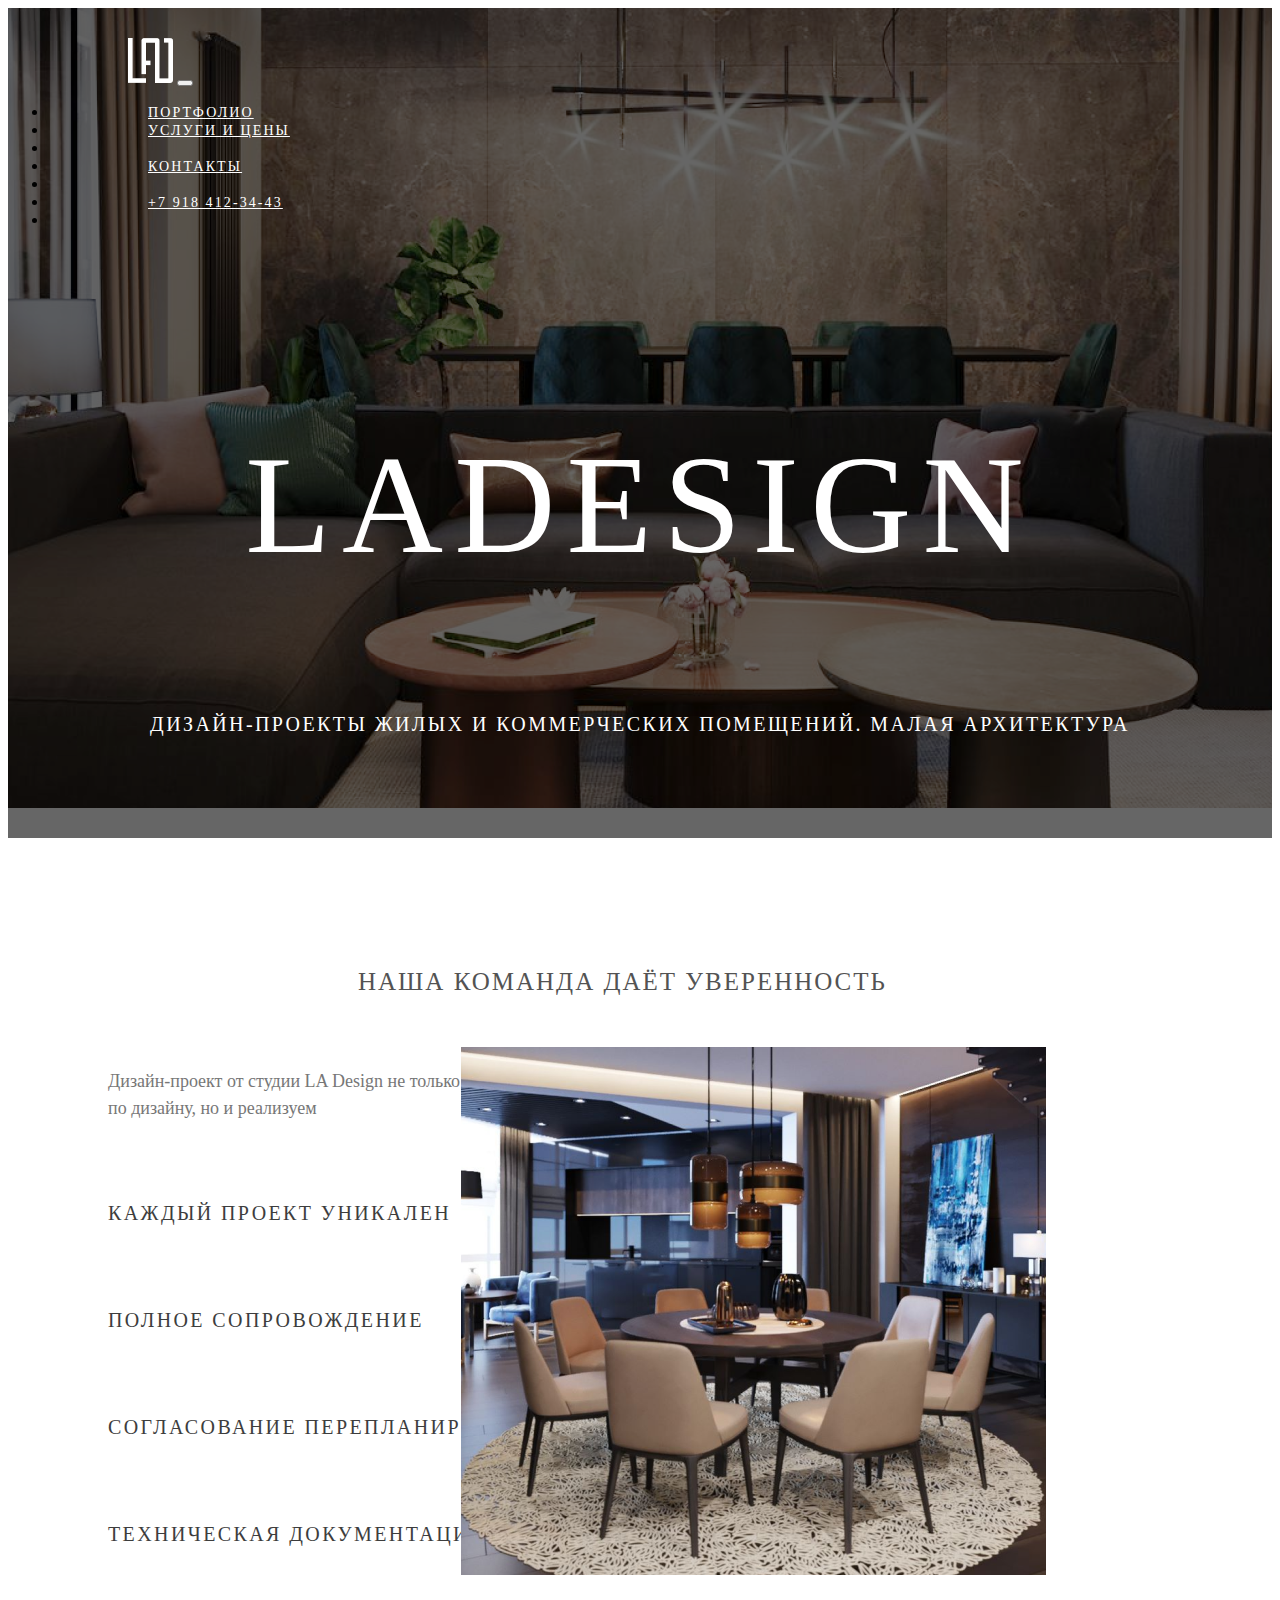
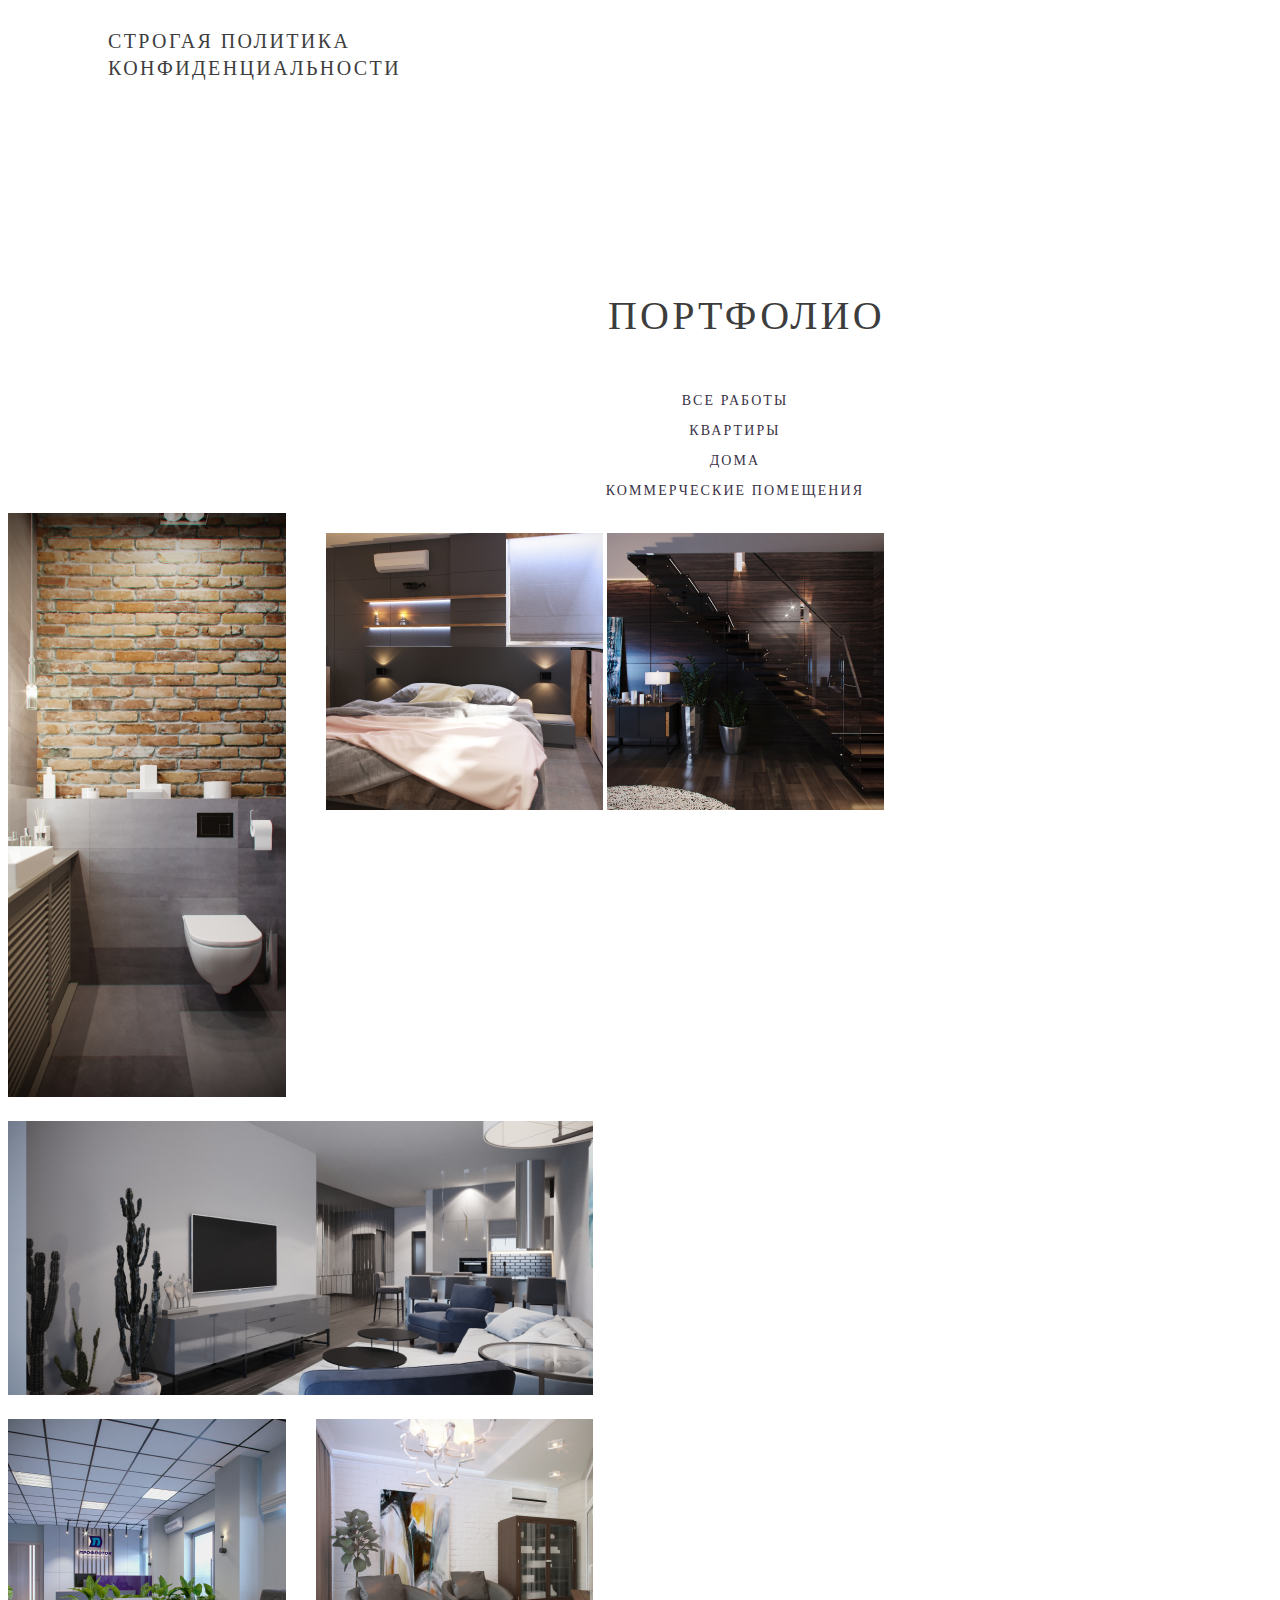
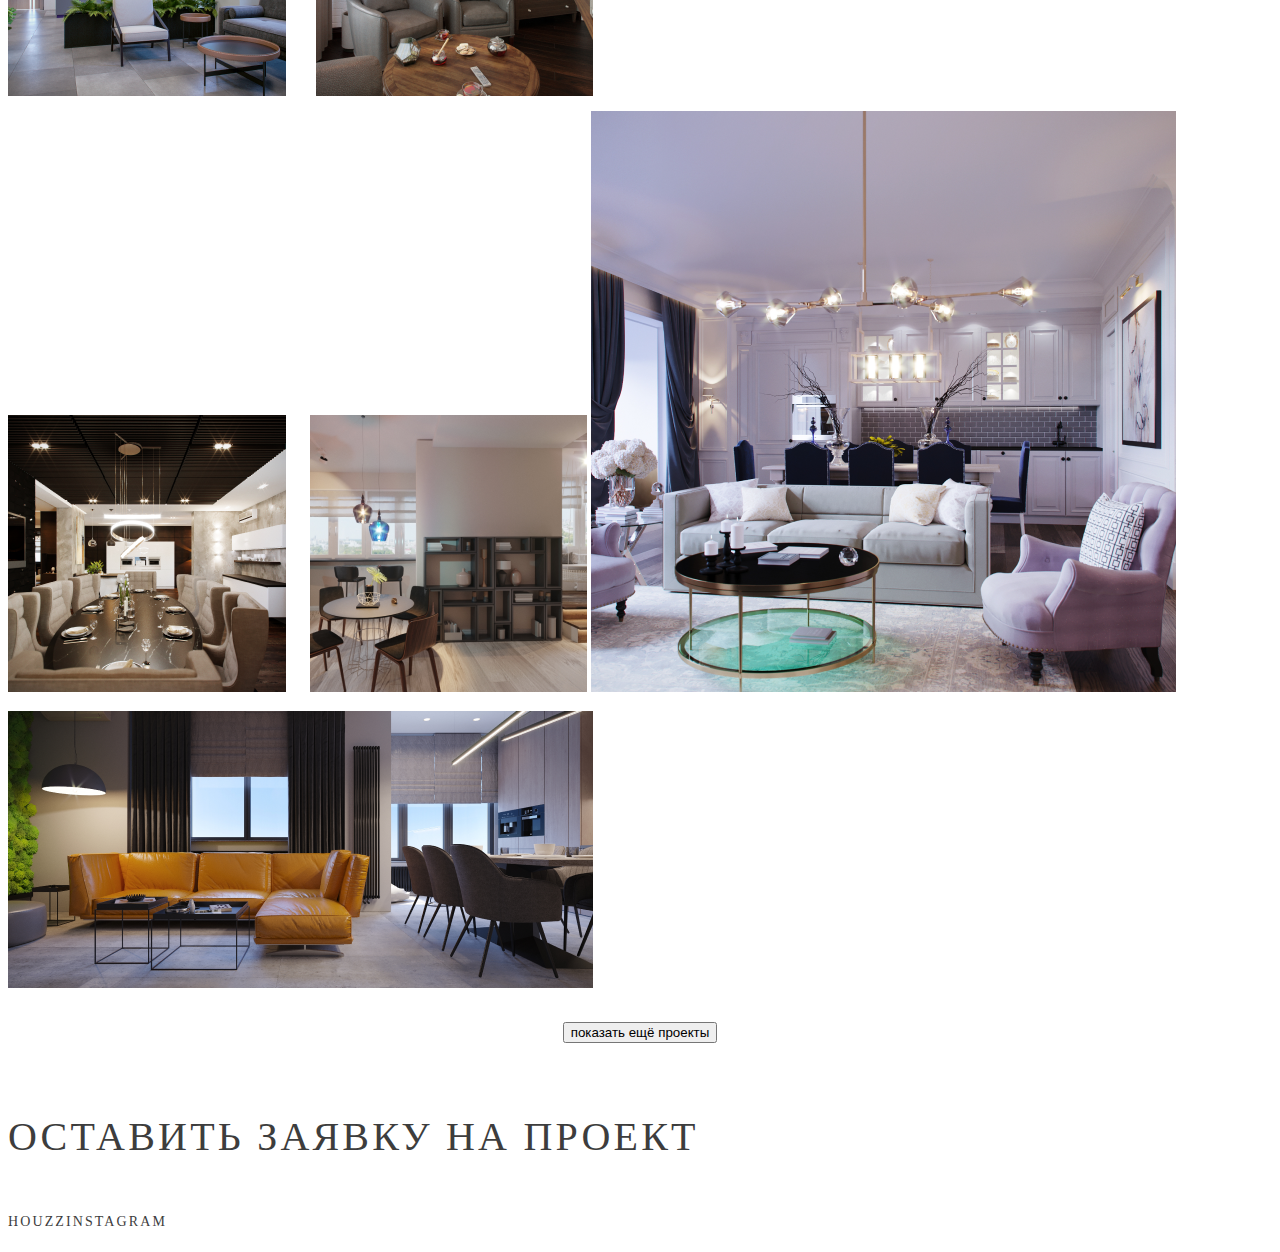
<file: index.html>
<!DOCTYPE html>
<html lang="en">

<head>
  <meta charset="UTF-8">
  <meta http-equiv="X-UA-Compatible" content="IE=edge">
  <meta name="viewport" content="width=device-width, initial-scale=1.0">
  <link rel="stylesheet" href="style.css">
  <link rel="stylesheet" href="font-awesome-4.7.0/css/font-awesome.min.css">
  <link href="https://cdn.jsdelivr.net/npm/bootstrap@5.0.2/dist/css/bootstrap.min.css" rel="stylesheet"
    integrity="sha384-EVSTQN3/azprG1Anm3QDgpJLIm9Nao0Yz1ztcQTwFspd3yD65VohhpuuCOmLASjC" crossorigin="anonymous">
  <title>Document</title>
</head>

<body>
  <header class="header">
    <div class="wrapper">
      <nav class="navbar navbar-expand-lg navbar-light">
        <div class="container-fluid">
          <a class="navbar-brand" href="#"><img class="logo" src="./img/logo (1).png" alt=""></a>
          <button class="navbar-toggler" type="button" data-bs-toggle="collapse"
            data-bs-target="#navbarSupportedContent" aria-controls="navbarSupportedContent" aria-expanded="false"
            aria-label="Toggle navigation">
            <span class="navbar-toggler-icon"></span>
          </button>
          <div class="collapse navbar-collapse" id="navbarSupportedContent">
            <ul class="navbar-nav me-auto mb-2 mb-lg-0 align-items-center">
              <li class="nav-item">
                <a class="nav-link" aria-current="page" href="./pages/Портфолио/index.html">ПОРТФОЛИО</a>
              </li>
              <li class="nav-item">
                <a class="nav-link" href="#">УСЛУГИ И ЦЕНЫ</a>
              </li>
              <li class="nav-item dropdown">
              <li class="nav-item">
                <a class="nav-link" href="#">КОНТАКТЫ</a>
              </li>
              <li class="nav-item dropdown">
              <li class="nav-item">
                <a class="nav-link" href="#">+7 918 412-34-43</a>
              </li>
              <li class="nav-item dropdown">
                </a>
              </li>
            </ul>
          </div>
      </nav>
      <div class="dollar">
        <h1>Ladesign</h1>
        <p>Дизайн-проекты жилых и коммерческих помещений. Малая архитектура</p>
      </div>
    </div>
  </header>
  <div class="div">Наша команда даёт уверенность</div>
  <div class="apple">
    <img src="./img/0020002 4.png" alt="">
  </div>
  <div class="potato">
    <p>Дизайн-проект от студии LA Design не только совершенен <br> по дизайну, но и реализуем</p>
  </div>
  <div class="pen">
    <p>Каждый проект уникален</p>
  </div>
  <div class="pencil">
    <p>Полное сопровождение</p>
  </div>
  <div class="temple">
    <p>Согласование перепланировки</p>
  </div>
  <div class="grab">
    <p>Техническая документация</p>
  </div>
  <div class="phone">
    <p>Строгая политика <br> конфиденциальности</p>
  </div>
  <div class="number">
    <p>Портфолио</p>
  </div>
  <div class=" comford d-flex gap-4">
    <p>все работы</p>
    <p>квартиры</p>
    <p>дома</p>
    <p>коммерческие помещения</p>
  </div>
  <div class="container">
    <div class="row">
      <div class="col-lg-6">
        <div style="display: flex;">
          <div>
            <img src="./img/toilet.png" alt="">
          </div>
          <div style="display: block; margin-left: 40px;">
            <img class="bad" src="./img/bedroom.png" alt="">
            <img style="margin-top: 20px" src="./img/ladder.png" alt="">
          </div>
        </div>
        <div class="mention" style="margin-top: 20px;">
          <img src="./img/room with tv.png" alt="">
          <div style="display: flex; gap: 30px; margin-top: 20px;">
            <img src="./img/grey room.png" alt="">
            <img src="./img/room with armchair.png" alt="">
          </div>
        </div>
        <div>

        </div>
      </div>
      <div class="col-lg-6">
        <div class="mention">
          <img class="bad" src="./img/living.room.png" alt="">
          <img class="bad" style="margin-left: 20px" src="./img/kitchen.png" alt="">
          <img class="bad" src="./img/bid living room.png" alt="">
          <img class="bad" src="./img/orange armchair.png" alt="">

        </div>
      </div>
      <div class="noubook">

      </div>
      <div class="btn-submit">
        <button>показать ещё проекты</button>
      </div>
      <div class="some">
        <p>оставить заявку на проект</p>
      </div>
      <div class="type">
        <p>houzz</p>
        <p>instagram</p>
      </div>
    </div>
  </div>
  <script src="https://cdn.jsdelivr.net/npm/bootstrap@5.0.2/dist/js/bootstrap.bundle.min.js"
    integrity="sha384-MrcW6ZMFYlzcLA8Nl+NtUVF0sA7MsXsP1UyJoMp4YLEuNSfAP+JcXn/tWtIaxVXM"
    crossorigin="anonymous"></script>
</body>

</html>
</file>
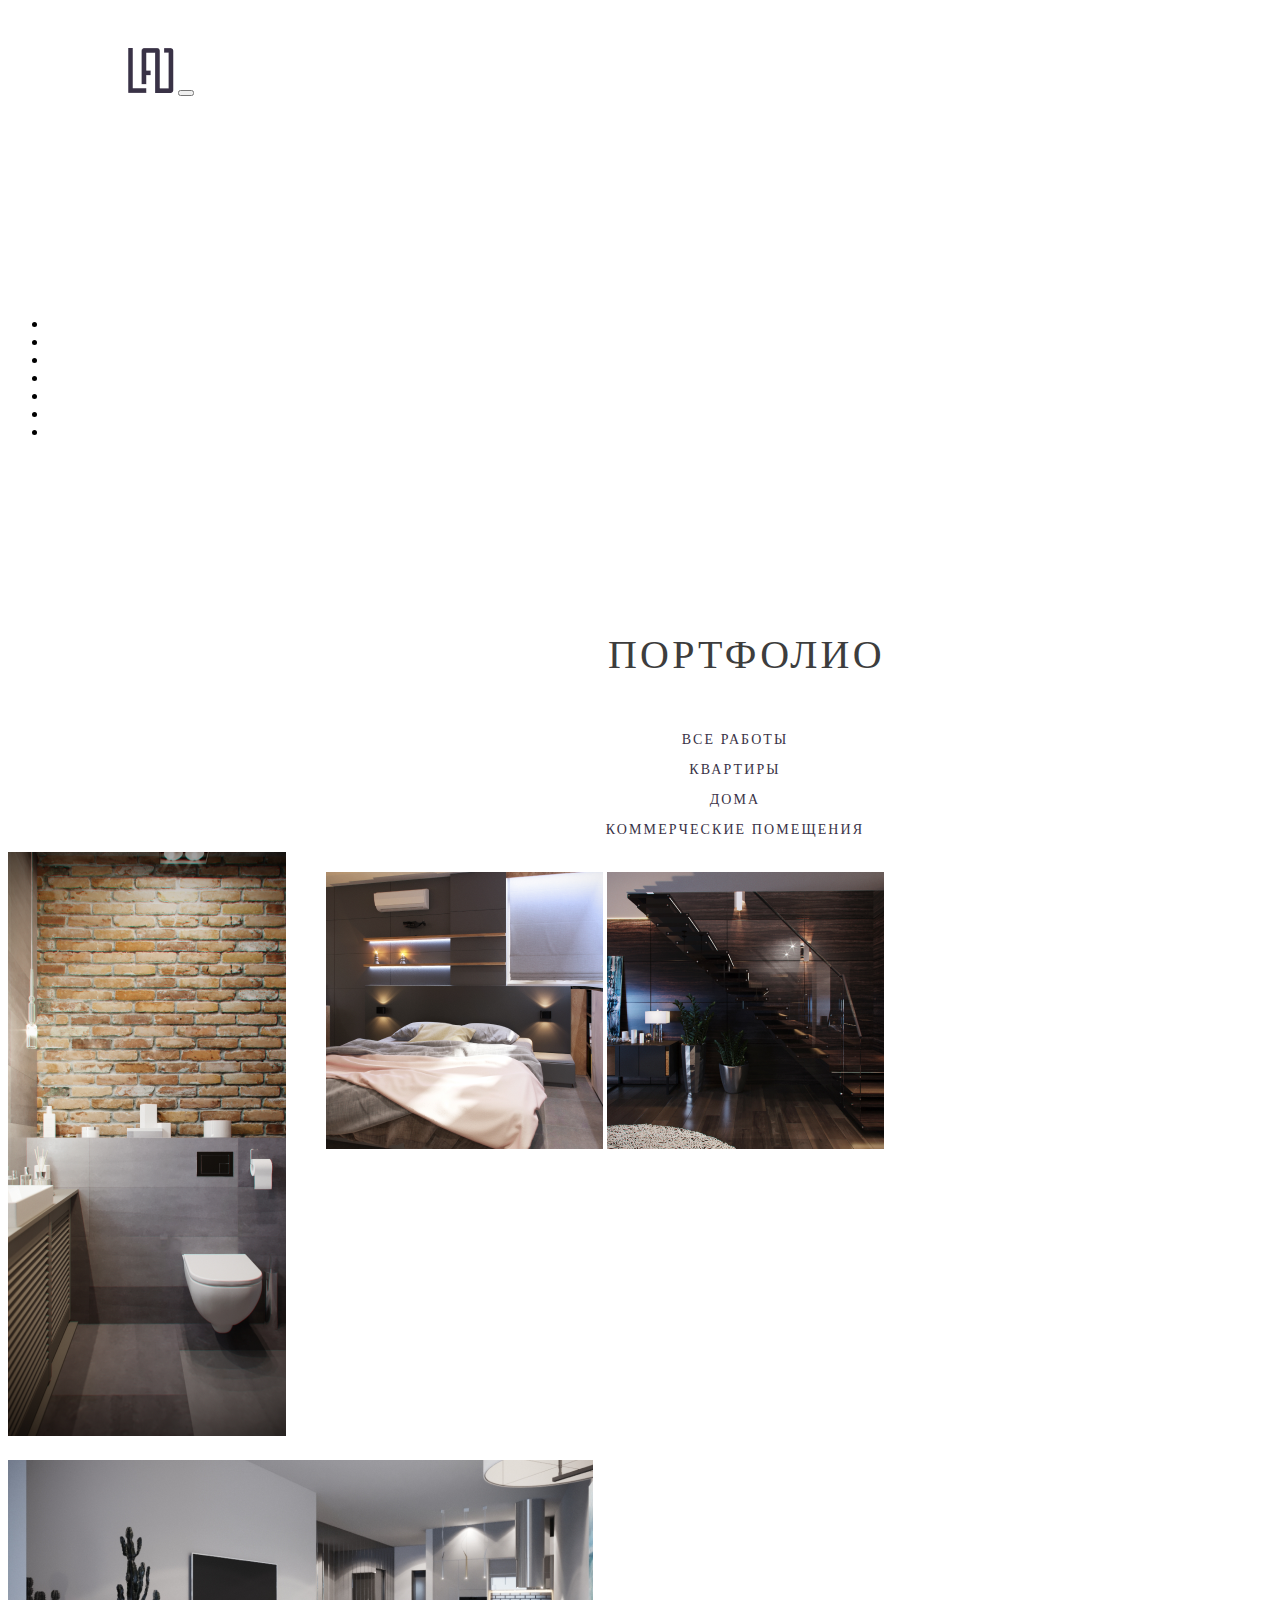
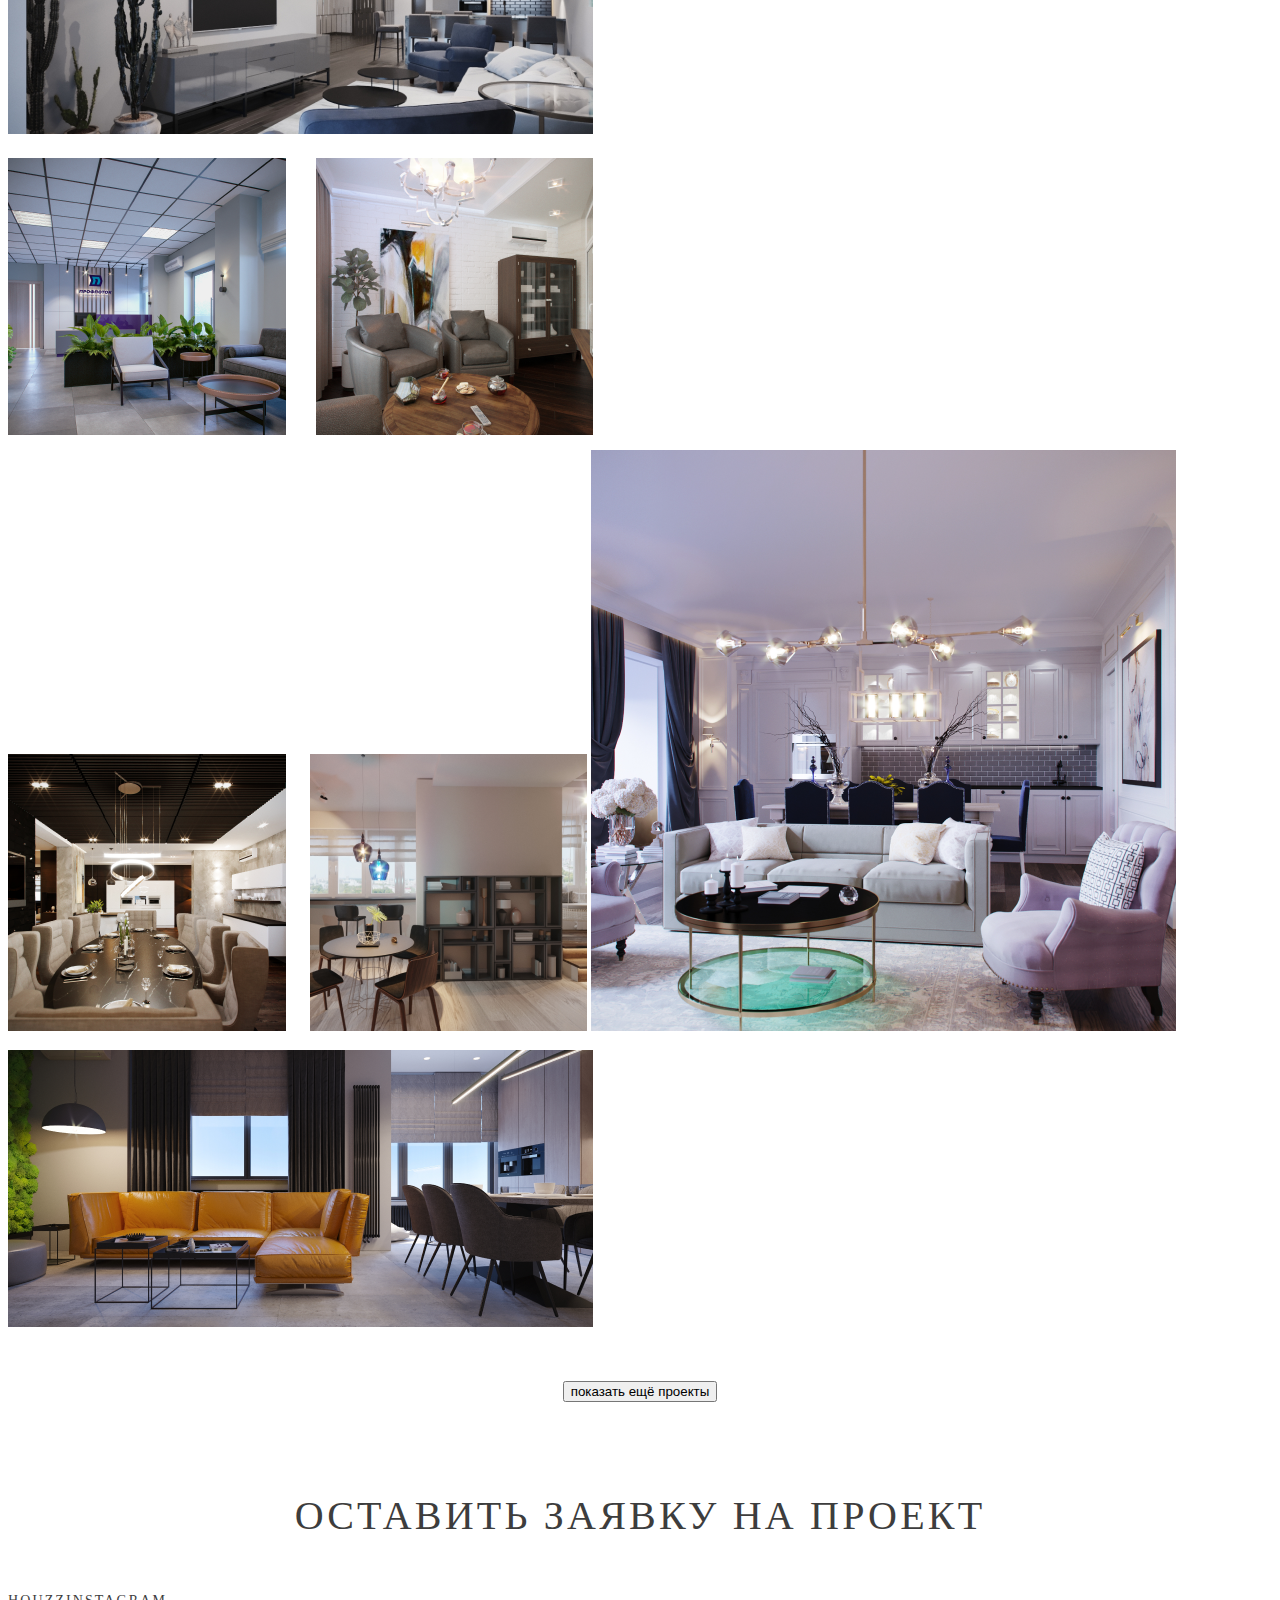
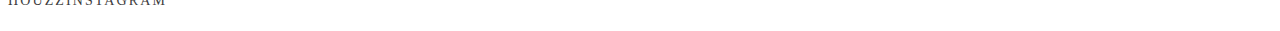
<file: pages/портфолио/index.html>
<!DOCTYPE html>
<html lang="en">
<head>
    <meta charset="UTF-8">
    <meta http-equiv="X-UA-Compatible" content="IE=edge">
    <meta name="viewport" content="width=device-width, initial-scale=1.0">
    <link rel="stylesheet" href="style.css">
    <link rel="stylesheet" href="font-awesome-4.7.0/css/font-awesome.min.css">
    <link href="https://cdn.jsdelivr.net/npm/bootstrap@5.0.2/dist/css/bootstrap.min.css" rel="stylesheet" integrity="sha384-EVSTQN3/azprG1Anm3QDgpJLIm9Nao0Yz1ztcQTwFspd3yD65VohhpuuCOmLASjC" crossorigin="anonymous">
    <title>Document</title>
</head>
<body>
    <header class="header">
        <div class="wrapper">
          <nav class="navbar navbar-expand-lg navbar-light">
            <div class="container-fluid">
              <a class="navbar-brand" href="#"><img class="logo" src="./img/logo.png " alt=""></a>
              <button class="navbar-toggler" type="button" data-bs-toggle="collapse" data-bs-target="#navbarSupportedContent" aria-controls="navbarSupportedContent" aria-expanded="false" aria-label="Toggle navigation">
                <span class="navbar-toggler-icon"></span>
              </button>
              <div class="collapse navbar-collapse" id="navbarSupportedContent">
                <ul class="navbar-nav me-auto mb-2 mb-lg-0">
                  <div class="dollar">
                    <img class="dollar" src="./img/Ladesign.png" alt="">
                  </div>
                  <li class="nav-item">
                    <a class="nav-link" aria-current="page" href="#">ПОРТФОЛИО</a>
                  </li>
                  <li class="nav-item">
                    <a class="nav-link" href="#">УСЛУГИ И ЦЕНЫ</a> </li>
                  <li class="nav-item dropdown">
                    <li class="nav-item">
                      <a class="nav-link" href="#">КОНТАКТЫ</a> </li>
                    <li class="nav-item dropdown">
                    <li class="nav-item">
                      <a class="nav-link" href="#">+7 918 412-34-43</a> </li>
                    <li class="nav-item dropdown">
                    </a>
                  </li> 
                </ul>
              </div>
          </nav>
          <div class="number">
            <p>Портфолио</p>
          </div>
          <div class=" comford d-flex gap-4">
            <p>все работы</p>
            <p>квартиры</p>
            <p>дома</p>
            <p>коммерческие помещения</p>
          </div>
          <div class="container">
            <div class="row">
              <div class="col-lg-6">
                <div style="display: flex;">
                  <div>
                    <img src="./img/toilet.png" alt="">
                  </div>
                  <div style="display: block; margin-left: 40px;">
                    <img class="bad" src="./img/bedroom.png" alt="">
                    <img style="margin-top: 20px" src="./img/ladder.png" alt="">
                  </div>
                </div>
                <div class="mention" style="margin-top: 20px;">
                  <img src="./img/room with tv.png" alt="">
                  <div style="display: flex; gap: 30px; margin-top: 20px;">
                    <img src="./img/grey room.png" alt="">
                    <img src="./img/room with armchair.png" alt="">
                  </div>
                </div>
                <div>
        
                </div>
              </div>
              <div class="col-lg-6">
                <div class="mention">
                  <img class="bad" src="./img/living.room.png" alt="">
                  <img class="bad" style="margin-left: 20px" src="./img/kitchen.png" alt="">
                  <img class="bad" src="./img/bid living room.png" alt="">
                  <img class="bad" src="./img/orange armchair.png" alt="">
        
                </div>
              </div>
              <div class="noubook">
        
              </div>
              <div class="btn-submit">
                <button>показать ещё проекты</button>
              </div>
              <div class="some">
                <p>оставить заявку на проект</p>
              </div>
              <div class="type">
                <p>houzz</p>
                <p>instagram</p>
              </div>
            </div>
          </div>
          <script src="https://cdn.jsdelivr.net/npm/bootstrap@5.0.2/dist/js/bootstrap.bundle.min.js"
            integrity="sha384-MrcW6ZMFYlzcLA8Nl+NtUVF0sA7MsXsP1UyJoMp4YLEuNSfAP+JcXn/tWtIaxVXM"
            crossorigin="anonymous"></script>
          <script src="https://cdn.jsdelivr.net/npm/bootstrap@5.0.2/dist/js/bootstrap.bundle.min.js" integrity="sha384-MrcW6ZMFYlzcLA8Nl+NtUVF0sA7MsXsP1UyJoMp4YLEuNSfAP+JcXn/tWtIaxVXM" crossorigin="anonymous"></script>
</body>
</html>
</file>
<file: style.css>
.header {
  background-image: url(./img/picture.png);
  background-repeat: no-repeat;
  background-size: cover;
  background-position: center;
  height: 800px;
}

.wrapper {
  height: 100%;
  width: 100%;
  background: rgba(0, 0, 0, 0.6);
  padding-top: 30px;
}

.nav-link {
  font-family: 'Roboto Condensed';
  font-style: normal;
  font-weight: 400;
  font-size: 14px;
  line-height: 16px;
  display: flex;
  align-items: center;
  text-align: center;
  letter-spacing: 0.15em;
  text-transform: uppercase;
  color: #FFF !important;
  margin-left: 100px;
}

.camp {
  justify-content: center;
}

.logo {
  margin-left: 120px;
}

.div {
  font-family: 'Roboto Condensed';
  font-style: normal;
  font-weight: 300;
  font-size: 25px;
  line-height: 47px;
  /* identical to box height */

  display: flex;
  align-items: center;
  letter-spacing: 0.08em;
  text-transform: uppercase;
  margin-top: 150px;
  margin-left: 350px;

  color: #535353;

}

.apple {
  position: absolute;
  width: 459px;
  height: 528px;
  right: 360px;
  top: 1047px;

}

.potato {
  font-family: 'Roboto';
  font-style: normal;
  font-weight: 300;
  font-size: 18px;
  line-height: 27px;
  /* or 150% */

  display: flex;
  align-items: center;
  margin-left: 100px;
  margin-top: 45px;

  /* body text */

  color: #777777;

}

.pen {
  font-family: 'Roboto Condensed';
  font-style: normal;
  font-weight: 300;
  font-size: 20px;
  line-height: 27px;
  /* identical to box height, or 135% */

  display: flex;
  align-items: center;
  letter-spacing: 0.12em;
  text-transform: uppercase;
  margin-top: 40px;
  margin-left: 100px;

  /* main/main */

  color: #3D3D3D;

}

.pencil {
  font-family: 'Roboto Condensed';
  font-style: normal;
  font-weight: 300;
  font-size: 20px;
  line-height: 27px;
  /* identical to box height, or 135% */

  display: flex;
  align-items: center;
  letter-spacing: 0.12em;
  text-transform: uppercase;
  margin-top: 40px;
  margin-left: 100px;

  /* main/main */

  color: #3D3D3D;

}

.temple {
  font-family: 'Roboto Condensed';
  font-style: normal;
  font-weight: 300;
  font-size: 20px;
  line-height: 27px;
  /* identical to box height, or 135% */

  display: flex;
  align-items: center;
  letter-spacing: 0.12em;
  text-transform: uppercase;
  margin-top: 40px;
  margin-left: 100px;

  /* main/main */

  color: #3D3D3D;

}

.grab {
  font-family: 'Roboto Condensed';
  font-style: normal;
  font-weight: 300;
  font-size: 20px;
  line-height: 27px;
  /* identical to box height, or 135% */

  display: flex;
  align-items: center;
  letter-spacing: 0.12em;
  text-transform: uppercase;
  margin-top: 40px;
  margin-left: 100px;

  /* main/main */

  color: #3D3D3D;

}

.phone {
  font-family: 'Roboto Condensed';
  font-style: normal;
  font-weight: 300;
  font-size: 20px;
  line-height: 27px;
  /* identical to box height, or 135% */

  display: flex;
  align-items: center;
  letter-spacing: 0.12em;
  text-transform: uppercase;
  margin-top: 40px;
  margin-left: 100px;

  /* main/main */

  color: #3D3D3D;

}

.number {
  font-family: 'Roboto Condensed';
  font-style: normal;
  font-weight: 300;
  font-size: 40px;
  line-height: 47px;
  /* identical to box height */

  display: flex;
  align-items: center;
  text-align: center;
  letter-spacing: 0.08em;
  text-transform: uppercase;
  margin-top: 150px;
  margin-left: 600px;

  /* main/main */

  color: #3D3D3D;

}

.take {
  font-family: 'Roboto Condensed';
  font-style: normal;
  font-weight: 400;
  font-size: 14px;
  line-height: 16px;
  text-align: center;
  letter-spacing: 0.15em;
  text-transform: uppercase;
  margin-right: 480px;

  /* botton */

  color: #393246;

}

.destination {
  font-family: 'Roboto Condensed';
  font-style: normal;
  font-weight: 400;
  font-size: 14px;
  line-height: 16px;
  text-align: center;
  letter-spacing: 0.15em;
  text-transform: uppercase;
  margin-right: 480px;
  margin-left: 290px;
  margin-top: 100px;
  margin-bottom: 100px;
  color: #393246;
}

.dollar {
  display: flex;
  flex-direction: column;
  margin-top: 100px;
  gap: 10px;
}

.dollar h1 {
  font-family: 'Roboto Condensed';
  font-style: normal;
  font-weight: 300;
  font-size: 140px;
  line-height: 164px;
  text-align: center;
  letter-spacing: 0.08em;
  text-transform: uppercase;
  color: #FFFFFF;
}

.dollar p {
  font-family: 'Roboto Condensed';
  font-style: normal;
  font-weight: 300;
  font-size: 20px;
  line-height: 27px;
  text-align: center;
  letter-spacing: 0.12em;
  text-transform: uppercase;

  color: #FFFFFF;
}

.margin {
  font-family: 'Roboto Condensed';
  font-style: normal;
  font-weight: 400;
  font-size: 14px;
  line-height: 16px;
  text-transform: uppercase;
  /* main/main */

  color: #3D3D3D;

}

.bedroom {
  display: flex;

}

.cushion h3 {
  font-family: "Cormorant Garamond";
  font-style: normal;
  font-weight: 400;
  font-size: 24px;
  line-height: 30px;
  text-align: center;
  color: #5f4d5d;
}

.cushion p {
  font-family: "Roboto";
  font-style: normal;
  font-weight: 400;
  font-size: 16px;
  line-height: 18px;
  text-align: center;
  color: #b0b0b0;
}

.cushion {
  padding-left: 26px;
  padding-right: 26px;
}

.cushin img {
  margin-bottom: 100px;
}

.bed {
  margin-top: 15px;
}

.bad {
  margin-top: 15px;
}

.btn-submit {
  margin-top: 30px !important;
  display: flex;
  justify-content: center;
  margin-bottom: 30px;
}


.some {
  font-family: 'Roboto Condensed';
  font-style: normal;
  font-weight: 300;
  font-size: 40px;
  line-height: 47px;
  /* identical to box height */

  display: flex;
  align-items: center;
  text-align: center;
  letter-spacing: 0.08em;
  text-transform: uppercase;

  /* main/main */

  color: #3D3D3D;

}

.type {
  font-family: 'Roboto Condensed';
  font-style: normal;
  font-weight: 400;
  font-size: 14px;
  line-height: 16px;
  display: flex;
  align-items: center;
  letter-spacing: 0.15em;
  text-transform: uppercase;

  /* main/main */

  color: #3D3D3D;

}

.comford p {
  font-family: 'Roboto Condensed';
  font-style: normal;
  font-weight: 400;
  font-size: 14px;
  line-height: 16px;
  text-align: center;
  letter-spacing: 0.15em;
  text-transform: uppercase;
  color: #393246;
  margin-left: 190px;
}
</file>
<file: pages/портфолио/style.css>
.header{
    display: flex;
    justify-content: center;
}
  .nav-link {
      font-family: 'Roboto Condensed';
  font-style: normal;
  font-weight: 400;
  font-size: 14px;
  line-height: 16px;
  display: flex;
  align-items: center;
  text-align: center;
  letter-spacing: 0.15em;
  text-transform: uppercase;
  
  color: white;
  
  }

  .been {
    font-family: 'Roboto Condensed';
font-style: normal;
font-weight: 300;
font-size: 40px;
line-height: 47px;
/* identical to box height */

display: flex;
align-items: center;
text-align: center;
letter-spacing: 0.08em;
text-transform: uppercase;
margin-top: 100px;
margin-left: 500px;


/* main/main */

color: #3D3D3D;

  }

.comford p{
    font-family: 'Roboto Condensed';
    font-style: normal;
    font-weight: 400;
    font-size: 14px;
    line-height: 16px;
    text-align: center;
    letter-spacing: 0.15em;
    text-transform: uppercase;
    color: #393246;
    margin-left: 100px;

    
}.logo {
  margin-left: 120px;
  margin-top: 40px;
}

  .script {
    font-family: 'Roboto Condensed';
font-style: normal;
font-weight: 300;
font-size: 40px;
line-height: 47px;
/* identical to box height */

display: flex;
align-items: center;
text-align: center;
letter-spacing: 0.08em;
text-transform: uppercase;
margin-left: 200px;

/* main/main */

color: #3D3D3D;

  }

  .have {
    
  }

  .number {
    font-family: 'Roboto Condensed';
    font-style: normal;
    font-weight: 300;
    font-size: 40px;
    line-height: 47px;
    /* identical to box height */
  
    display: flex;
    align-items: center;
    text-align: center;
    letter-spacing: 0.08em;
    text-transform: uppercase;
    margin-top: 150px;
    margin-left: 600px;
  
    /* main/main */
  
    color: #3D3D3D;
  
  }
  
  .take {
    font-family: 'Roboto Condensed';
    font-style: normal;
    font-weight: 400;
    font-size: 14px;
    line-height: 16px;
    text-align: center;
    letter-spacing: 0.15em;
    text-transform: uppercase;
    margin-right: 480px;
  
    /* botton */
  
    color: #393246;
  
  }
  
  .destination {
    font-family: 'Roboto Condensed';
    font-style: normal;
    font-weight: 400;
    font-size: 14px;
    line-height: 16px;
    text-align: center;
    letter-spacing: 0.15em;
    text-transform: uppercase;
    margin-right: 480px;
    margin-left: 290px;
    margin-top: 100px;
    margin-bottom: 100px;
    color: #393246;
  }
  
  .dollar {
    display: flex;
    flex-direction: column;
    gap: 10px;
  }
  
  .dollar h1 {
    font-family: 'Roboto Condensed';
    font-style: normal;
    font-weight: 300;
    font-size: 140px;
    line-height: 164px;
    text-align: center;
    letter-spacing: 0.08em;
    text-transform: uppercase;
    color: #FFFFFF;
  }
  
  .dollar p {
    font-family: 'Roboto Condensed';
    font-style: normal;
    font-weight: 300;
    font-size: 20px;
    line-height: 27px;
    text-align: center;
    letter-spacing: 0.12em;
    text-transform: uppercase;
  
    color: #FFFFFF;
  }
  
  .margin {
    font-family: 'Roboto Condensed';
    font-style: normal;
    font-weight: 400;
    font-size: 14px;
    line-height: 16px;
    text-transform: uppercase;
    /* main/main */
  
    color: #3D3D3D;
  
  }
  
  .bedroom {
    display: flex;
  
  }
  
  .cushion h3 {
    font-family: "Cormorant Garamond";
    font-style: normal;
    font-weight: 400;
    font-size: 24px;
    line-height: 30px;
    text-align: center;
    color: #5f4d5d;
  }
  
  .cushion p {
    font-family: "Roboto";
    font-style: normal;
    font-weight: 400;
    font-size: 16px;
    line-height: 18px;
    text-align: center;
    color: #b0b0b0;
  }
  
  .cushion {
    padding-left: 26px;
    padding-right: 26px;
  }
  
  .cushin img {
    margin-bottom: 100px;
  }
  
  .bed {
    margin-top: 15px;
  }
  
  .bad {
    margin-top: 15px;
  }
  
  .btn-submit {
    margin-top: 30px !important;
    display: flex;
    justify-content: center;
    margin-bottom: 30px;
  }
  
  
  .some {
    font-family: 'Roboto Condensed';
    font-style: normal;
    font-weight: 300;
    font-size: 40px;
    line-height: 47px;
    /* identical to box height */
  
    display: flex;
    align-items: center;
    text-align: center;
    letter-spacing: 0.08em;
    text-transform: uppercase;
    justify-content: center;
  
    /* main/main */
  
    color: #3D3D3D;
  
  }
  
  .type {
    font-family: 'Roboto Condensed';
    font-style: normal;
    font-weight: 400;
    font-size: 14px;
    line-height: 16px;
    display: flex;
    align-items: center;
    letter-spacing: 0.15em;
    text-transform: uppercase;
  
    /* main/main */
  
    color: #3D3D3D;
  
  }
  
  .comford p {
    font-family: 'Roboto Condensed';
    font-style: normal;
    font-weight: 400;
    font-size: 14px;
    line-height: 16px;
    text-align: center;
    letter-spacing: 0.15em;
    text-transform: uppercase;
    color: #393246;
    margin-left: 190px;
  }

  .btn-submit{
    padding: 20px;
  }
</file>
